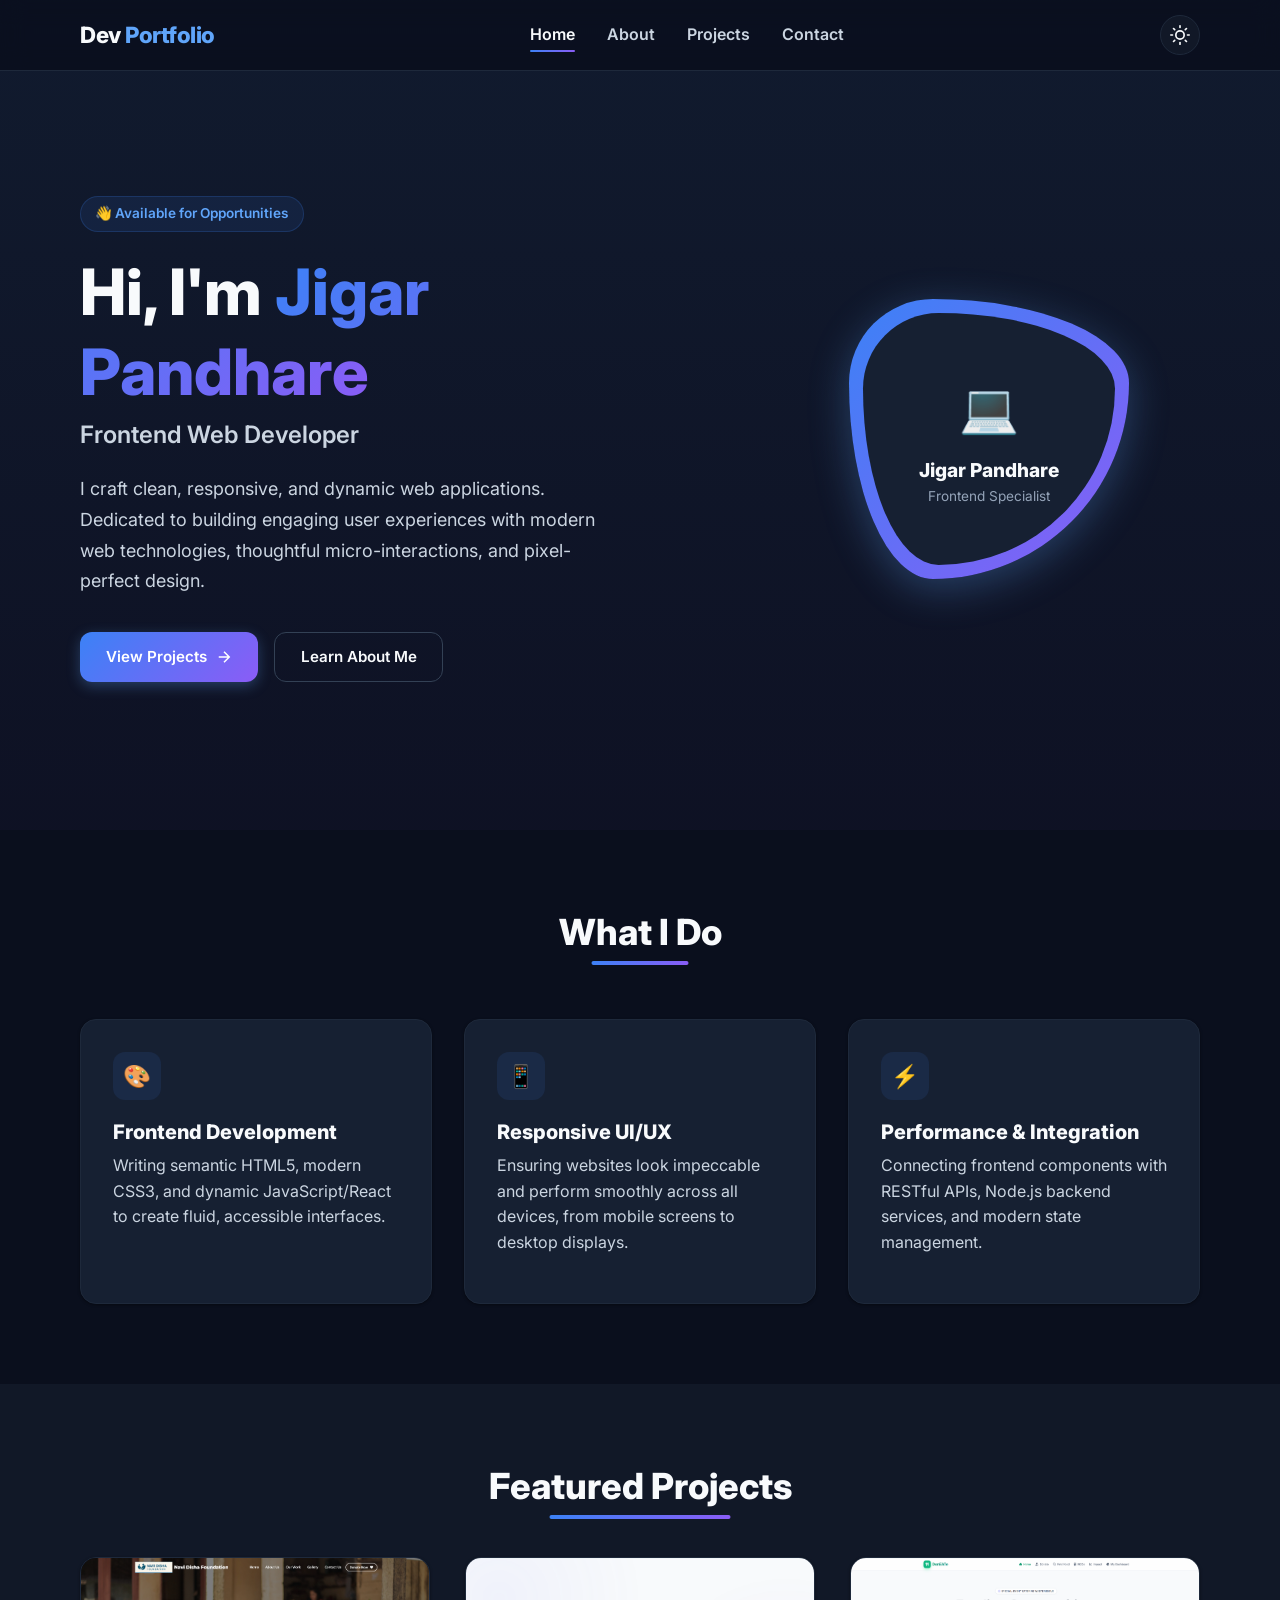
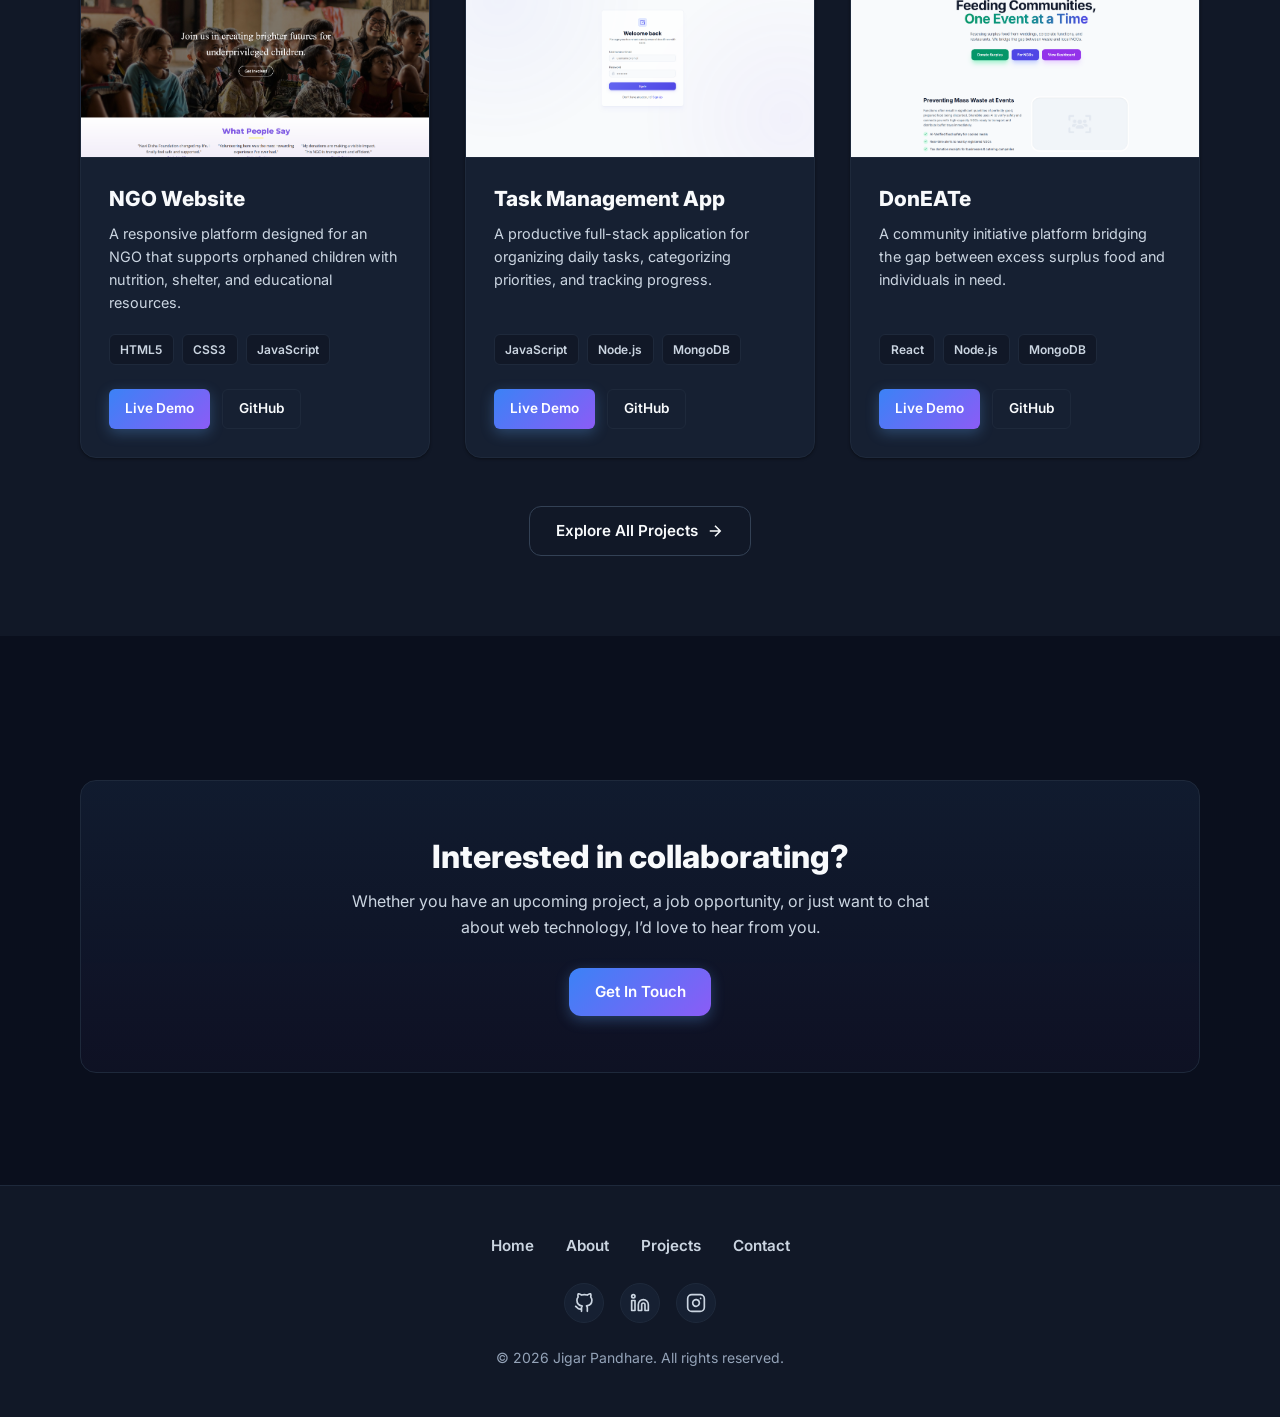
<file: index.html>
<!DOCTYPE html>
<html lang="en" data-theme="dark">

<head>
    <meta charset="UTF-8">
    <meta name="viewport" content="width=device-width, initial-scale=1.0">
    <title>Jigar Pandhare | Frontend Developer Portfolio</title>
    <meta name="description" content="Professional portfolio of Jigar Pandhare, a passionate Frontend Web Developer crafting modern digital experiences.">
    <link rel="stylesheet" href="css/style.css">
    <link rel="preconnect" href="https://fonts.googleapis.com">
    <link rel="preconnect" href="https://fonts.gstatic.com" crossorigin>
    <link href="https://fonts.googleapis.com/css2?family=Inter:wght@300;400;500;600;700;800&display=swap" rel="stylesheet">
    <script src="js/script.js" defer></script>
</head>

<body>
    <!-- Navigation Bar -->
    <header class="navbar">
        <div class="container nav-container">
            <a href="index.html" class="logo">Dev<span>Portfolio</span></a>
            <nav>
                <ul class="nav-links">
                    <li><a href="index.html" class="active">Home</a></li>
                    <li><a href="about.html">About</a></li>
                    <li><a href="projects.html">Projects</a></li>
                    <li><a href="contact.html">Contact</a></li>
                </ul>
            </nav>
            <div class="nav-right">
                <button id="theme-toggle" class="theme-toggle" aria-label="Toggle Dark/Light Mode">
                    <svg class="sun-icon" xmlns="http://www.w3.org/2000/svg" width="20" height="20" viewBox="0 0 24 24"
                        fill="none" stroke="currentColor" stroke-width="2" stroke-linecap="round" stroke-linejoin="round">
                        <circle cx="12" cy="12" r="5"></circle>
                        <line x1="12" y1="1" x2="12" y2="3"></line>
                        <line x1="12" y1="21" x2="12" y2="23"></line>
                        <line x1="4.22" y1="4.22" x2="5.64" y2="5.64"></line>
                        <line x1="18.36" y1="18.36" x2="19.78" y2="19.78"></line>
                        <line x1="1" y1="12" x2="3" y2="12"></line>
                        <line x1="21" y1="12" x2="23" y2="12"></line>
                        <line x1="4.22" y1="19.78" x2="5.64" y2="18.36"></line>
                        <line x1="18.36" y1="5.64" x2="19.78" y2="4.22"></line>
                    </svg>
                    <svg class="moon-icon" xmlns="http://www.w3.org/2000/svg" width="20" height="20" viewBox="0 0 24 24"
                        fill="none" stroke="currentColor" stroke-width="2" stroke-linecap="round" stroke-linejoin="round"
                        style="display: none;">
                        <path d="M21 12.79A9 9 0 1 1 11.21 3 7 7 0 0 0 21 12.79z"></path>
                    </svg>
                </button>
                <button class="hamburger" aria-label="Toggle Menu">
                    <span></span>
                    <span></span>
                    <span></span>
                </button>
            </div>
        </div>
    </header>

    <main>
        <!-- Hero Section -->
        <section class="hero">
            <div class="container">
                <div class="hero-content reveal">
                    <div class="hero-badge">
                        <span>👋 Available for Opportunities</span>
                    </div>
                    <h1 class="hero-title">Hi, I'm <span class="highlight">Jigar Pandhare</span></h1>
                    <h2 class="hero-subtitle">Frontend Web Developer</h2>
                    <p class="hero-desc">
                        I craft clean, responsive, and dynamic web applications. Dedicated to building engaging user experiences with modern web technologies, thoughtful micro-interactions, and pixel-perfect design.
                    </p>
                    <div class="hero-actions">
                        <a href="projects.html" class="btn btn-primary">
                            <span>View Projects</span>
                            <svg width="18" height="18" viewBox="0 0 24 24" fill="none" stroke="currentColor" stroke-width="2"><path d="M5 12h14M12 5l7 7-7 7"/></svg>
                        </a>
                        <a href="about.html" class="btn btn-secondary">Learn About Me</a>
                    </div>
                </div>
                <div class="hero-visual reveal">
                    <div class="hero-avatar-card">
                        <div class="hero-avatar-inner">
                            <div class="hero-avatar-icon">💻</div>
                            <div class="hero-avatar-name">Jigar Pandhare</div>
                            <div class="hero-avatar-role">Frontend Specialist</div>
                        </div>
                    </div>
                </div>
            </div>
        </section>

        <!-- Highlights Section -->
        <section class="section">
            <div class="container">
                <h2 class="section-title">What I Do</h2>
                <div class="highlights-grid">
                    <div class="highlight-card reveal">
                        <div class="highlight-icon">🎨</div>
                        <h3>Frontend Development</h3>
                        <p>Writing semantic HTML5, modern CSS3, and dynamic JavaScript/React to create fluid, accessible interfaces.</p>
                    </div>
                    <div class="highlight-card reveal">
                        <div class="highlight-icon">📱</div>
                        <h3>Responsive UI/UX</h3>
                        <p>Ensuring websites look impeccable and perform smoothly across all devices, from mobile screens to desktop displays.</p>
                    </div>
                    <div class="highlight-card reveal">
                        <div class="highlight-icon">⚡</div>
                        <h3>Performance & Integration</h3>
                        <p>Connecting frontend components with RESTful APIs, Node.js backend services, and modern state management.</p>
                    </div>
                </div>
            </div>
        </section>

        <!-- Featured Projects Preview -->
        <section class="section" style="background-color: var(--bg-secondary);">
            <div class="container">
                <h2 class="section-title">Featured Projects</h2>
                <div class="projects-grid">
                    <!-- Project 1 -->
                    <div class="project-card reveal" data-category="frontend">
                        <div class="project-img-wrapper">
                            <img src="assets/images/ngo-website.png" alt="NGO Website Preview">
                        </div>
                        <div class="project-info">
                            <h3 class="project-title">NGO Website</h3>
                            <p class="project-desc">A responsive platform designed for an NGO that supports orphaned children with nutrition, shelter, and educational resources.</p>
                            <div class="project-tech">
                                <span>HTML5</span>
                                <span>CSS3</span>
                                <span>JavaScript</span>
                            </div>
                            <div class="project-links">
                                <a href="https://jigarpandhare25.github.io/NGO-Website/" target="_blank" rel="noopener noreferrer" class="btn btn-small btn-primary">Live Demo</a>
                                <a href="https://github.com/jigarpandhare25/NGO-Website/" target="_blank" rel="noopener noreferrer" class="btn btn-small btn-outline">GitHub</a>
                            </div>
                        </div>
                    </div>

                    <!-- Project 2 -->
                    <div class="project-card reveal" data-category="fullstack">
                        <div class="project-img-wrapper">
                            <img src="assets/images/task-manager.png" alt="Task Management App Preview">
                        </div>
                        <div class="project-info">
                            <h3 class="project-title">Task Management App</h3>
                            <p class="project-desc">A productive full-stack application for organizing daily tasks, categorizing priorities, and tracking progress.</p>
                            <div class="project-tech">
                                <span>JavaScript</span>
                                <span>Node.js</span>
                                <span>MongoDB</span>
                            </div>
                            <div class="project-links">
                                <a href="https://jigarpandhare25.github.io/task_manager_updated/" target="_blank" rel="noopener noreferrer" class="btn btn-small btn-primary">Live Demo</a>
                                <a href="https://github.com/jigarpandhare25/task_manager_updated/" target="_blank" rel="noopener noreferrer" class="btn btn-small btn-outline">GitHub</a>
                            </div>
                        </div>
                    </div>

                    <!-- Project 3 -->
                    <div class="project-card reveal" data-category="frontend">
                        <div class="project-img-wrapper">
                            <img src="assets/images/doneate.png" alt="DonEATe Project Preview">
                        </div>
                        <div class="project-info">
                            <h3 class="project-title">DonEATe</h3>
                            <p class="project-desc">A community initiative platform bridging the gap between excess surplus food and individuals in need.</p>
                            <div class="project-tech">
                                <span>React</span>
                                <span>Node.js</span>
                                <span>MongoDB</span>
                            </div>
                            <div class="project-links">
                                <a href="https://jigarpandhare25.github.io/DonEATe/" target="_blank" rel="noopener noreferrer" class="btn btn-small btn-primary">Live Demo</a>
                                <a href="https://github.com/jigarpandhare25/DonEATe/" target="_blank" rel="noopener noreferrer" class="btn btn-small btn-outline">GitHub</a>
                            </div>
                        </div>
                    </div>
                </div>

                <div style="text-align: center; margin-top: 3rem;" class="reveal">
                    <a href="projects.html" class="btn btn-secondary">
                        <span>Explore All Projects</span>
                        <svg width="18" height="18" viewBox="0 0 24 24" fill="none" stroke="currentColor" stroke-width="2"><path d="M5 12h14M12 5l7 7-7 7"/></svg>
                    </a>
                </div>
            </div>
        </section>

        <!-- CTA Section -->
        <section class="section">
            <div class="container">
                <div class="cta-banner reveal">
                    <h2>Interested in collaborating?</h2>
                    <p>Whether you have an upcoming project, a job opportunity, or just want to chat about web technology, I’d love to hear from you.</p>
                    <a href="contact.html" class="btn btn-primary">Get In Touch</a>
                </div>
            </div>
        </section>
    </main>

    <!-- Footer -->
    <footer>
        <div class="container footer-content">
            <div class="footer-links">
                <a href="index.html">Home</a>
                <a href="about.html">About</a>
                <a href="projects.html">Projects</a>
                <a href="contact.html">Contact</a>
            </div>
            <div class="social-links">
                <a href="https://github.com/jigarpandhare25" target="_blank" rel="noopener noreferrer" class="social-btn" aria-label="GitHub">
                    <svg width="20" height="20" viewBox="0 0 24 24" fill="none" stroke="currentColor" stroke-width="2" stroke-linecap="round" stroke-linejoin="round"><path d="M9 19c-5 1.5-5-2.5-7-3m14 6v-3.87a3.37 3.37 0 0 0-.94-2.61c3.14-.35 6.44-1.54 6.44-7A5.44 5.44 0 0 0 20 4.77 5.07 5.07 0 0 0 19.91 1S18.73.65 16 2.48a13.38 13.38 0 0 0-7 0C6.27.65 5.09 1 5.09 1A5.07 5.07 0 0 0 5 4.77a5.44 5.44 0 0 0-1.5 3.78c0 5.42 3.3 6.61 6.44 7A3.37 3.37 0 0 0 9 18.13V22"></path></svg>
                </a>
                <a href="https://www.linkedin.com/in/jigar-pandhare-74bb83329/" target="_blank" rel="noopener noreferrer" class="social-btn" aria-label="LinkedIn">
                    <svg width="20" height="20" viewBox="0 0 24 24" fill="none" stroke="currentColor" stroke-width="2" stroke-linecap="round" stroke-linejoin="round"><path d="M16 8a6 6 0 0 1 6 6v7h-4v-7a2 2 0 0 0-2-2 2 2 0 0 0-2 2v7h-4v-7a6 6 0 0 1 6-6z"></path><rect x="2" y="9" width="4" height="12"></rect><circle cx="4" cy="4" r="2"></circle></svg>
                </a>
                <a href="https://www.instagram.com/_.jigarrr._25/" target="_blank" rel="noopener noreferrer" class="social-btn" aria-label="Instagram">
                    <svg width="20" height="20" viewBox="0 0 24 24" fill="none" stroke="currentColor" stroke-width="2" stroke-linecap="round" stroke-linejoin="round"><rect x="2" y="2" width="20" height="20" rx="5" ry="5"></rect><path d="M16 11.37A4 4 0 1 1 12.63 8 4 4 0 0 1 16 11.37z"></path><line x1="17.5" y1="6.5" x2="17.51" y2="6.5"></line></svg>
                </a>
            </div>
            <p class="copyright">&copy; <span id="year"></span> Jigar Pandhare. All rights reserved.</p>
        </div>
    </footer>
</body>

</html>
</file>
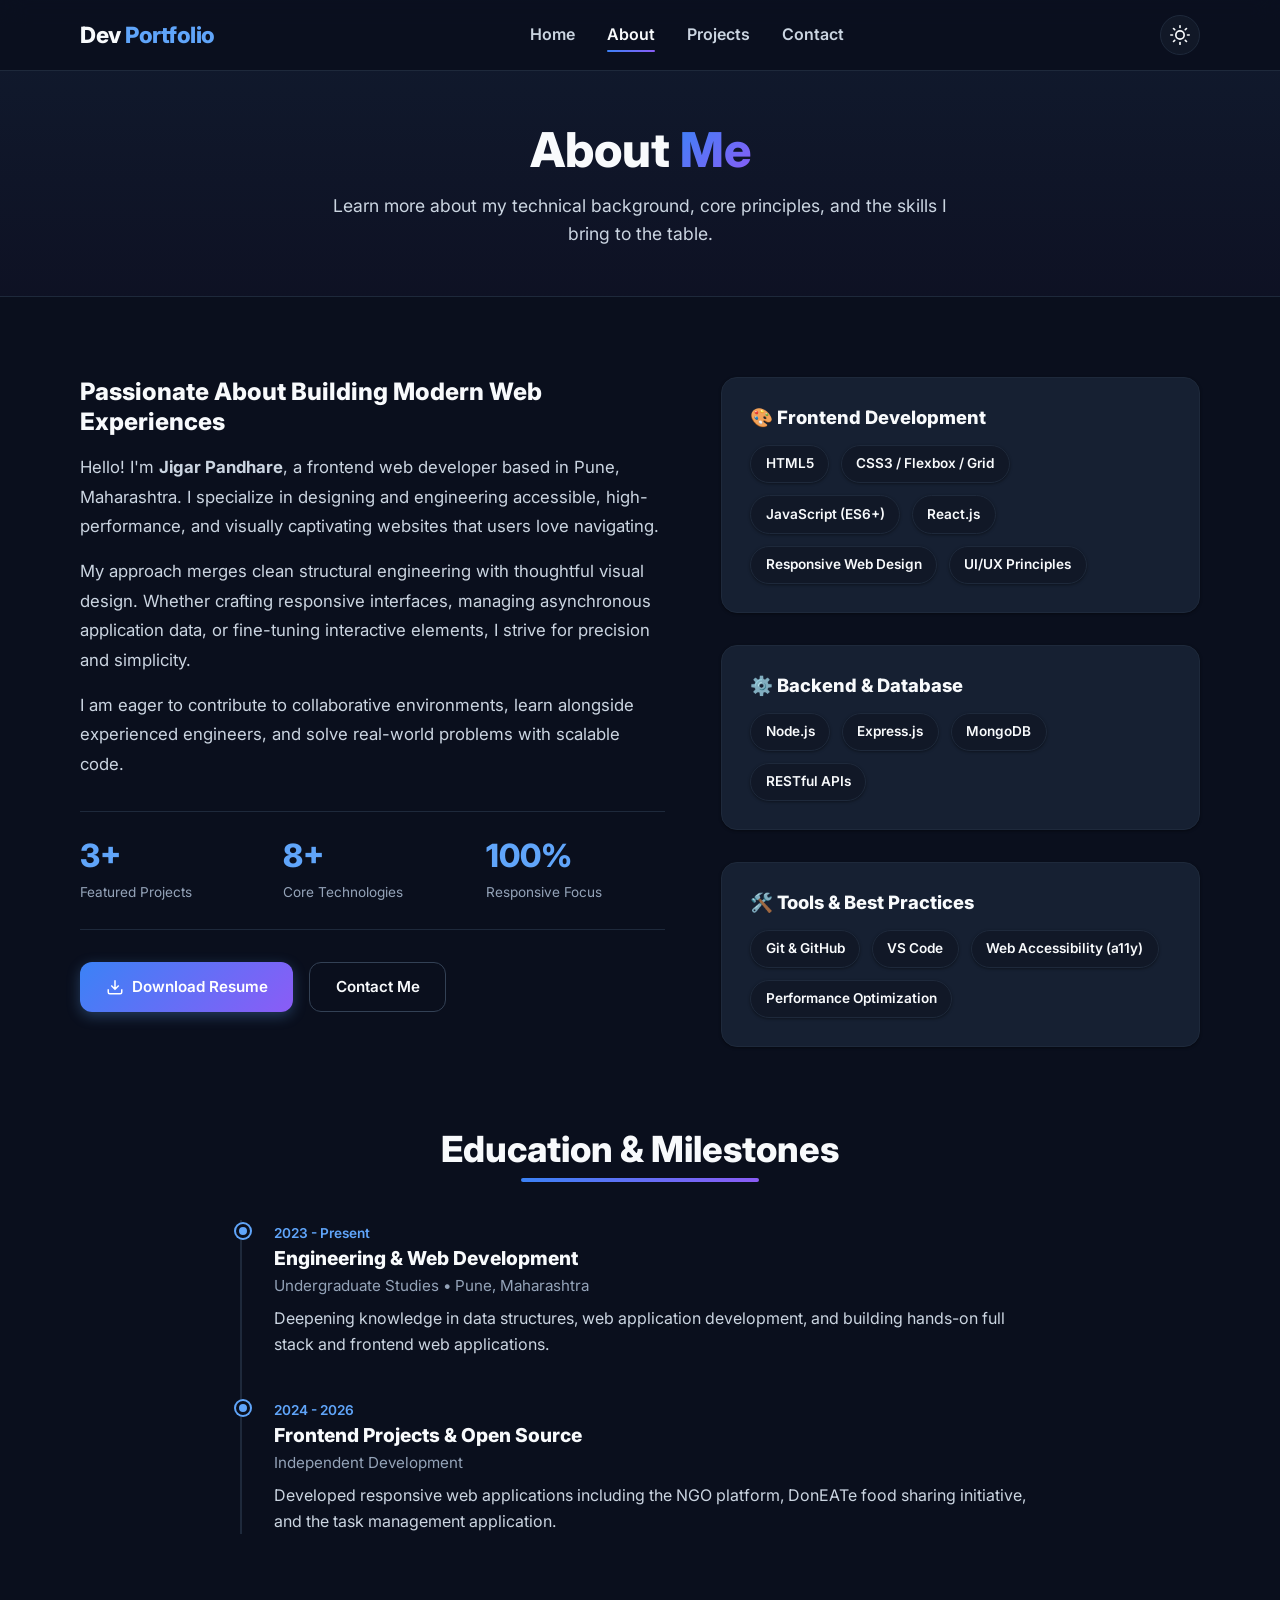
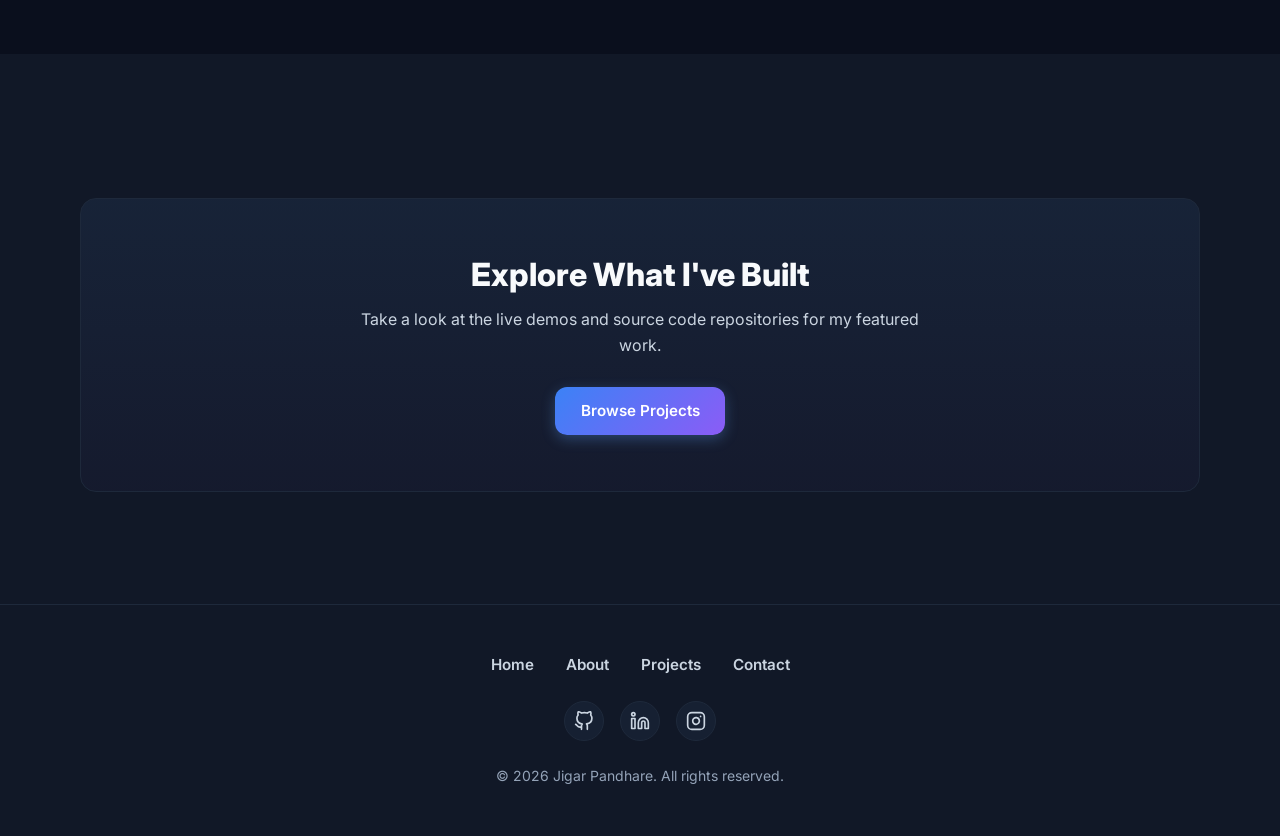
<file: about.html>
<!DOCTYPE html>
<html lang="en" data-theme="dark">

<head>
    <meta charset="UTF-8">
    <meta name="viewport" content="width=device-width, initial-scale=1.0">
    <title>About Me | Jigar Pandhare</title>
    <meta name="description" content="Discover more about Jigar Pandhare, frontend web developer, technical skills, background, and experience.">
    <link rel="stylesheet" href="css/style.css">
    <link rel="preconnect" href="https://fonts.googleapis.com">
    <link rel="preconnect" href="https://fonts.gstatic.com" crossorigin>
    <link href="https://fonts.googleapis.com/css2?family=Inter:wght@300;400;500;600;700;800&display=swap" rel="stylesheet">
    <script src="js/script.js" defer></script>
</head>

<body>
    <!-- Navigation Bar -->
    <header class="navbar">
        <div class="container nav-container">
            <a href="index.html" class="logo">Dev<span>Portfolio</span></a>
            <nav>
                <ul class="nav-links">
                    <li><a href="index.html">Home</a></li>
                    <li><a href="about.html" class="active">About</a></li>
                    <li><a href="projects.html">Projects</a></li>
                    <li><a href="contact.html">Contact</a></li>
                </ul>
            </nav>
            <div class="nav-right">
                <button id="theme-toggle" class="theme-toggle" aria-label="Toggle Dark/Light Mode">
                    <svg class="sun-icon" xmlns="http://www.w3.org/2000/svg" width="20" height="20" viewBox="0 0 24 24"
                        fill="none" stroke="currentColor" stroke-width="2" stroke-linecap="round" stroke-linejoin="round">
                        <circle cx="12" cy="12" r="5"></circle>
                        <line x1="12" y1="1" x2="12" y2="3"></line>
                        <line x1="12" y1="21" x2="12" y2="23"></line>
                        <line x1="4.22" y1="4.22" x2="5.64" y2="5.64"></line>
                        <line x1="18.36" y1="18.36" x2="19.78" y2="19.78"></line>
                        <line x1="1" y1="12" x2="3" y2="12"></line>
                        <line x1="21" y1="12" x2="23" y2="12"></line>
                        <line x1="4.22" y1="19.78" x2="5.64" y2="18.36"></line>
                        <line x1="18.36" y1="5.64" x2="19.78" y2="4.22"></line>
                    </svg>
                    <svg class="moon-icon" xmlns="http://www.w3.org/2000/svg" width="20" height="20" viewBox="0 0 24 24"
                        fill="none" stroke="currentColor" stroke-width="2" stroke-linecap="round" stroke-linejoin="round"
                        style="display: none;">
                        <path d="M21 12.79A9 9 0 1 1 11.21 3 7 7 0 0 0 21 12.79z"></path>
                    </svg>
                </button>
                <button class="hamburger" aria-label="Toggle Menu">
                    <span></span>
                    <span></span>
                    <span></span>
                </button>
            </div>
        </div>
    </header>

    <main>
        <!-- Page Header -->
        <header class="page-header">
            <div class="container reveal">
                <h1 class="page-title">About <span class="highlight">Me</span></h1>
                <p class="page-subtitle">Learn more about my technical background, core principles, and the skills I bring to the table.</p>
            </div>
        </header>

        <!-- Main About Content -->
        <section class="section">
            <div class="container">
                <div class="about-grid">
                    <div class="about-text reveal">
                        <h3>Passionate About Building Modern Web Experiences</h3>
                        <p>
                            Hello! I'm <strong>Jigar Pandhare</strong>, a frontend web developer based in Pune, Maharashtra. I specialize in designing and engineering accessible, high-performance, and visually captivating websites that users love navigating.
                        </p>
                        <p>
                            My approach merges clean structural engineering with thoughtful visual design. Whether crafting responsive interfaces, managing asynchronous application data, or fine-tuning interactive elements, I strive for precision and simplicity.
                        </p>
                        <p>
                            I am eager to contribute to collaborative environments, learn alongside experienced engineers, and solve real-world problems with scalable code.
                        </p>

                        <div class="about-stats">
                            <div class="stat-item">
                                <h4>3+</h4>
                                <span>Featured Projects</span>
                            </div>
                            <div class="stat-item">
                                <h4>8+</h4>
                                <span>Core Technologies</span>
                            </div>
                            <div class="stat-item">
                                <h4>100%</h4>
                                <span>Responsive Focus</span>
                            </div>
                        </div>

                        <div style="display: flex; gap: 1rem; flex-wrap: wrap;">
                            <a href="https://drive.google.com/file/d/1JEJuZ-dbB-IAQYMxXFcYIGZk_2DoCgCa/view?usp=sharing" target="_blank" rel="noopener noreferrer" class="btn btn-primary">
                                <svg width="18" height="18" viewBox="0 0 24 24" fill="none" stroke="currentColor" stroke-width="2"><path d="M21 15v4a2 2 0 0 1-2 2H5a2 2 0 0 1-2-2v-4M7 10l5 5 5-5M12 15V3"/></svg>
                                <span>Download Resume</span>
                            </a>
                            <a href="contact.html" class="btn btn-secondary">Contact Me</a>
                        </div>
                    </div>

                    <!-- Categorized Skills -->
                    <div class="skills-wrapper reveal">
                        <div class="skills-category">
                            <h4>🎨 Frontend Development</h4>
                            <div class="skills-tags">
                                <span class="skill-tag">HTML5</span>
                                <span class="skill-tag">CSS3 / Flexbox / Grid</span>
                                <span class="skill-tag">JavaScript (ES6+)</span>
                                <span class="skill-tag">React.js</span>
                                <span class="skill-tag">Responsive Web Design</span>
                                <span class="skill-tag">UI/UX Principles</span>
                            </div>
                        </div>

                        <div class="skills-category">
                            <h4>⚙️ Backend & Database</h4>
                            <div class="skills-tags">
                                <span class="skill-tag">Node.js</span>
                                <span class="skill-tag">Express.js</span>
                                <span class="skill-tag">MongoDB</span>
                                <span class="skill-tag">RESTful APIs</span>
                            </div>
                        </div>

                        <div class="skills-category">
                            <h4>🛠️ Tools & Best Practices</h4>
                            <div class="skills-tags">
                                <span class="skill-tag">Git & GitHub</span>
                                <span class="skill-tag">VS Code</span>
                                <span class="skill-tag">Web Accessibility (a11y)</span>
                                <span class="skill-tag">Performance Optimization</span>
                            </div>
                        </div>
                    </div>
                </div>

                <!-- Education & Journey Timeline -->
                <div class="timeline-section reveal">
                    <h2 class="section-title">Education & Milestones</h2>
                    <div class="timeline">
                        <div class="timeline-item">
                            <span class="timeline-date">2023 - Present</span>
                            <h4>Engineering & Web Development</h4>
                            <p class="timeline-sub">Undergraduate Studies • Pune, Maharashtra</p>
                            <p>Deepening knowledge in data structures, web application development, and building hands-on full stack and frontend web applications.</p>
                        </div>
                        <div class="timeline-item">
                            <span class="timeline-date">2024 - 2026</span>
                            <h4>Frontend Projects & Open Source</h4>
                            <p class="timeline-sub">Independent Development</p>
                            <p>Developed responsive web applications including the NGO platform, DonEATe food sharing initiative, and the task management application.</p>
                        </div>
                    </div>
                </div>
            </div>
        </section>

        <!-- CTA Section -->
        <section class="section" style="background-color: var(--bg-secondary);">
            <div class="container">
                <div class="cta-banner reveal">
                    <h2>Explore What I've Built</h2>
                    <p>Take a look at the live demos and source code repositories for my featured work.</p>
                    <a href="projects.html" class="btn btn-primary">Browse Projects</a>
                </div>
            </div>
        </section>
    </main>

    <!-- Footer -->
    <footer>
        <div class="container footer-content">
            <div class="footer-links">
                <a href="index.html">Home</a>
                <a href="about.html">About</a>
                <a href="projects.html">Projects</a>
                <a href="contact.html">Contact</a>
            </div>
            <div class="social-links">
                <a href="https://github.com/jigarpandhare25" target="_blank" rel="noopener noreferrer" class="social-btn" aria-label="GitHub">
                    <svg width="20" height="20" viewBox="0 0 24 24" fill="none" stroke="currentColor" stroke-width="2" stroke-linecap="round" stroke-linejoin="round"><path d="M9 19c-5 1.5-5-2.5-7-3m14 6v-3.87a3.37 3.37 0 0 0-.94-2.61c3.14-.35 6.44-1.54 6.44-7A5.44 5.44 0 0 0 20 4.77 5.07 5.07 0 0 0 19.91 1S18.73.65 16 2.48a13.38 13.38 0 0 0-7 0C6.27.65 5.09 1 5.09 1A5.07 5.07 0 0 0 5 4.77a5.44 5.44 0 0 0-1.5 3.78c0 5.42 3.3 6.61 6.44 7A3.37 3.37 0 0 0 9 18.13V22"></path></svg>
                </a>
                <a href="https://www.linkedin.com/in/jigar-pandhare-74bb83329/" target="_blank" rel="noopener noreferrer" class="social-btn" aria-label="LinkedIn">
                    <svg width="20" height="20" viewBox="0 0 24 24" fill="none" stroke="currentColor" stroke-width="2" stroke-linecap="round" stroke-linejoin="round"><path d="M16 8a6 6 0 0 1 6 6v7h-4v-7a2 2 0 0 0-2-2 2 2 0 0 0-2 2v7h-4v-7a6 6 0 0 1 6-6z"></path><rect x="2" y="9" width="4" height="12"></rect><circle cx="4" cy="4" r="2"></circle></svg>
                </a>
                <a href="https://www.instagram.com/_.jigarrr._25/" target="_blank" rel="noopener noreferrer" class="social-btn" aria-label="Instagram">
                    <svg width="20" height="20" viewBox="0 0 24 24" fill="none" stroke="currentColor" stroke-width="2" stroke-linecap="round" stroke-linejoin="round"><rect x="2" y="2" width="20" height="20" rx="5" ry="5"></rect><path d="M16 11.37A4 4 0 1 1 12.63 8 4 4 0 0 1 16 11.37z"></path><line x1="17.5" y1="6.5" x2="17.51" y2="6.5"></line></svg>
                </a>
            </div>
            <p class="copyright">&copy; <span id="year"></span> Jigar Pandhare. All rights reserved.</p>
        </div>
    </footer>
</body>

</html>
</file>
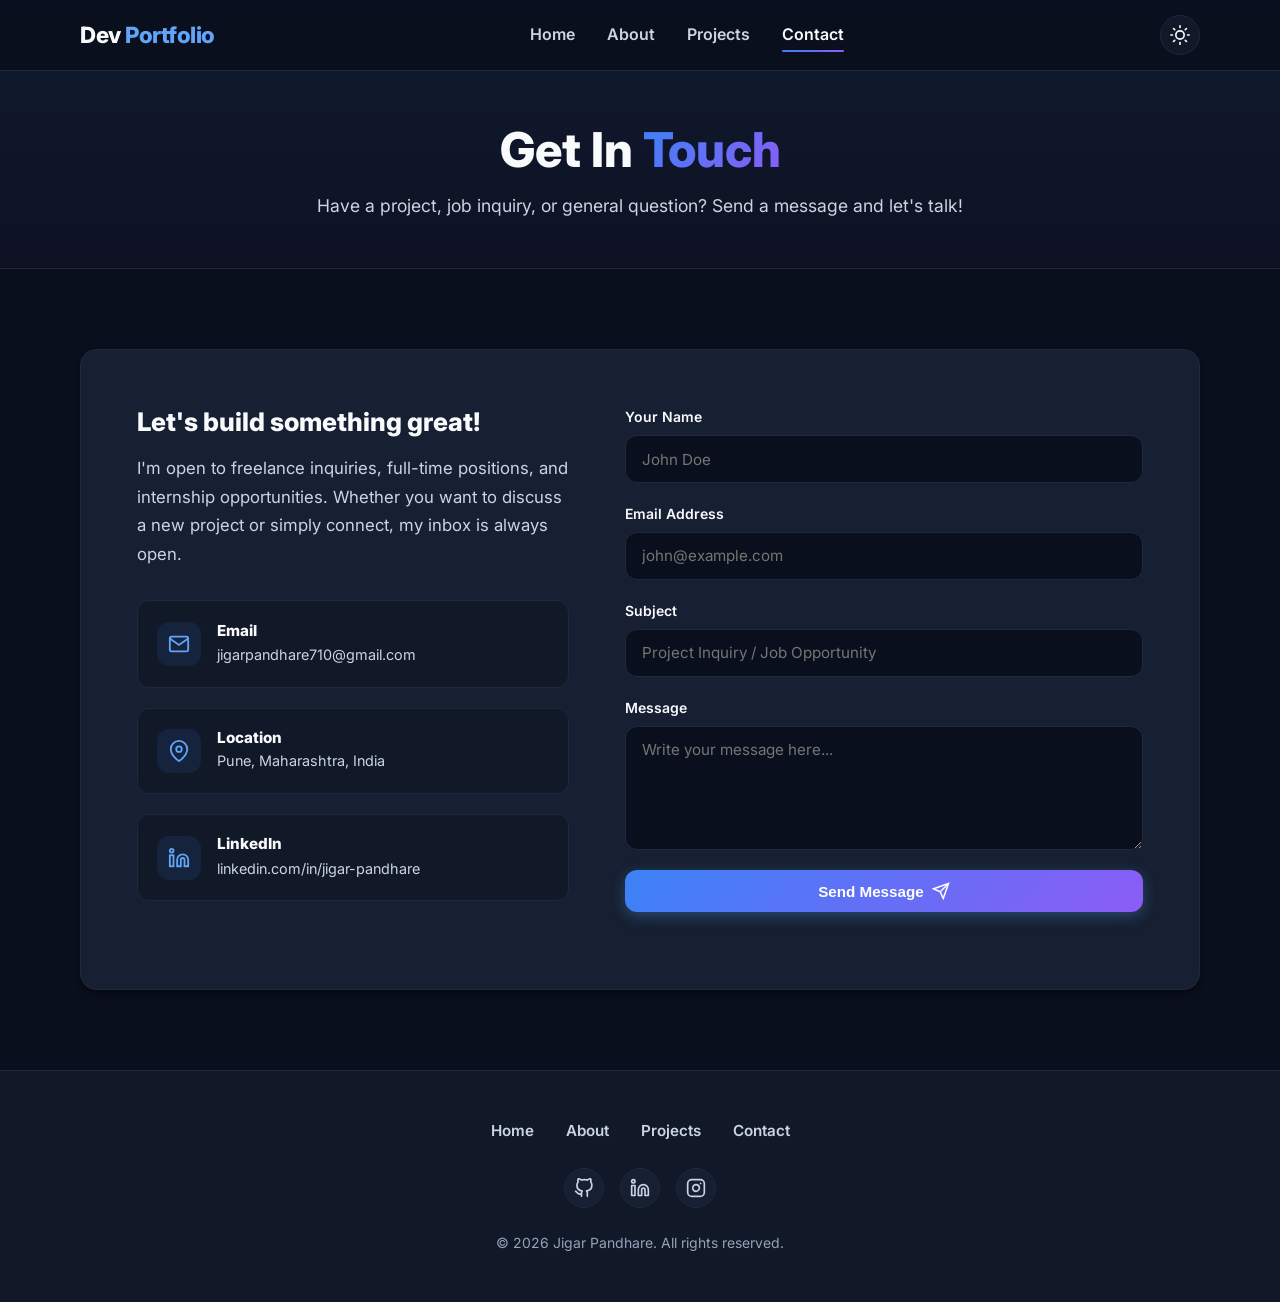
<file: contact.html>
<!DOCTYPE html>
<html lang="en" data-theme="dark">

<head>
    <meta charset="UTF-8">
    <meta name="viewport" content="width=device-width, initial-scale=1.0">
    <title>Contact Me | Jigar Pandhare</title>
    <meta name="description" content="Get in touch with Jigar Pandhare for web development projects, inquiries, and collaborations.">
    <link rel="stylesheet" href="css/style.css">
    <link rel="preconnect" href="https://fonts.googleapis.com">
    <link rel="preconnect" href="https://fonts.gstatic.com" crossorigin>
    <link href="https://fonts.googleapis.com/css2?family=Inter:wght@300;400;500;600;700;800&display=swap" rel="stylesheet">
    <script src="js/script.js" defer></script>
</head>

<body>
    <!-- Navigation Bar -->
    <header class="navbar">
        <div class="container nav-container">
            <a href="index.html" class="logo">Dev<span>Portfolio</span></a>
            <nav>
                <ul class="nav-links">
                    <li><a href="index.html">Home</a></li>
                    <li><a href="about.html">About</a></li>
                    <li><a href="projects.html">Projects</a></li>
                    <li><a href="contact.html" class="active">Contact</a></li>
                </ul>
            </nav>
            <div class="nav-right">
                <button id="theme-toggle" class="theme-toggle" aria-label="Toggle Dark/Light Mode">
                    <svg class="sun-icon" xmlns="http://www.w3.org/2000/svg" width="20" height="20" viewBox="0 0 24 24"
                        fill="none" stroke="currentColor" stroke-width="2" stroke-linecap="round" stroke-linejoin="round">
                        <circle cx="12" cy="12" r="5"></circle>
                        <line x1="12" y1="1" x2="12" y2="3"></line>
                        <line x1="12" y1="21" x2="12" y2="23"></line>
                        <line x1="4.22" y1="4.22" x2="5.64" y2="5.64"></line>
                        <line x1="18.36" y1="18.36" x2="19.78" y2="19.78"></line>
                        <line x1="1" y1="12" x2="3" y2="12"></line>
                        <line x1="21" y1="12" x2="23" y2="12"></line>
                        <line x1="4.22" y1="19.78" x2="5.64" y2="18.36"></line>
                        <line x1="18.36" y1="5.64" x2="19.78" y2="4.22"></line>
                    </svg>
                    <svg class="moon-icon" xmlns="http://www.w3.org/2000/svg" width="20" height="20" viewBox="0 0 24 24"
                        fill="none" stroke="currentColor" stroke-width="2" stroke-linecap="round" stroke-linejoin="round"
                        style="display: none;">
                        <path d="M21 12.79A9 9 0 1 1 11.21 3 7 7 0 0 0 21 12.79z"></path>
                    </svg>
                </button>
                <button class="hamburger" aria-label="Toggle Menu">
                    <span></span>
                    <span></span>
                    <span></span>
                </button>
            </div>
        </div>
    </header>

    <main>
        <!-- Page Header -->
        <header class="page-header">
            <div class="container reveal">
                <h1 class="page-title">Get In <span class="highlight">Touch</span></h1>
                <p class="page-subtitle">Have a project, job inquiry, or general question? Send a message and let's talk!</p>
            </div>
        </header>

        <!-- Contact Section -->
        <section class="section">
            <div class="container">
                <div class="contact-wrapper reveal">
                    <!-- Contact Info -->
                    <div class="contact-info">
                        <h3>Let's build something great!</h3>
                        <p>
                            I'm open to freelance inquiries, full-time positions, and internship opportunities. Whether you want to discuss a new project or simply connect, my inbox is always open.
                        </p>

                        <div class="contact-cards">
                            <div class="contact-card">
                                <div class="contact-card-icon">
                                    <svg width="22" height="22" viewBox="0 0 24 24" fill="none" stroke="currentColor" stroke-width="2"><path d="M4 4h16c1.1 0 2 .9 2 2v12c0 1.1-.9 2-2 2H4c-1.1 0-2-.9-2-2V6c0-1.1.9-2 2-2z"/><polyline points="22,6 12,13 2,6"/></svg>
                                </div>
                                <div class="contact-card-text">
                                    <h4>Email</h4>
                                    <a href="mailto:jigarpandhare710@gmail.com">jigarpandhare710@gmail.com</a>
                                </div>
                            </div>

                            <div class="contact-card">
                                <div class="contact-card-icon">
                                    <svg width="22" height="22" viewBox="0 0 24 24" fill="none" stroke="currentColor" stroke-width="2"><path d="M21 10c0 7-9 13-9 13s-9-6-9-13a9 9 0 0 1 18 0z"/><circle cx="12" cy="10" r="3"/></svg>
                                </div>
                                <div class="contact-card-text">
                                    <h4>Location</h4>
                                    <p>Pune, Maharashtra, India</p>
                                </div>
                            </div>

                            <div class="contact-card">
                                <div class="contact-card-icon">
                                    <svg width="22" height="22" viewBox="0 0 24 24" fill="none" stroke="currentColor" stroke-width="2"><path d="M16 8a6 6 0 0 1 6 6v7h-4v-7a2 2 0 0 0-2-2 2 2 0 0 0-2 2v7h-4v-7a6 6 0 0 1 6-6z"/><rect x="2" y="9" width="4" height="12"/><circle cx="4" cy="4" r="2"/></svg>
                                </div>
                                <div class="contact-card-text">
                                    <h4>LinkedIn</h4>
                                    <a href="https://www.linkedin.com/in/jigar-pandhare-74bb83329/" target="_blank" rel="noopener noreferrer">linkedin.com/in/jigar-pandhare</a>
                                </div>
                            </div>
                        </div>
                    </div>

                    <!-- Contact Form -->
                    <div>
                        <form class="contact-form" id="contact-form">
                            <div class="form-group">
                                <label for="name">Your Name</label>
                                <input type="text" id="name" name="name" required placeholder="John Doe">
                            </div>

                            <div class="form-group">
                                <label for="email">Email Address</label>
                                <input type="email" id="email" name="email" required placeholder="john@example.com">
                            </div>

                            <div class="form-group">
                                <label for="subject">Subject</label>
                                <input type="text" id="subject" name="subject" required placeholder="Project Inquiry / Job Opportunity">
                            </div>

                            <div class="form-group">
                                <label for="message">Message</label>
                                <textarea id="message" name="message" rows="5" required placeholder="Write your message here..."></textarea>
                            </div>

                            <div id="form-status" class="form-status"></div>

                            <button type="submit" class="btn btn-primary" style="width: 100%;">
                                <span>Send Message</span>
                                <svg width="18" height="18" viewBox="0 0 24 24" fill="none" stroke="currentColor" stroke-width="2"><line x1="22" y1="2" x2="11" y2="13"/><polygon points="22 2 15 22 11 13 2 9 22 2"/></svg>
                            </button>
                        </form>
                    </div>
                </div>
            </div>
        </section>
    </main>

    <!-- Footer -->
    <footer>
        <div class="container footer-content">
            <div class="footer-links">
                <a href="index.html">Home</a>
                <a href="about.html">About</a>
                <a href="projects.html">Projects</a>
                <a href="contact.html">Contact</a>
            </div>
            <div class="social-links">
                <a href="https://github.com/jigarpandhare25" target="_blank" rel="noopener noreferrer" class="social-btn" aria-label="GitHub">
                    <svg width="20" height="20" viewBox="0 0 24 24" fill="none" stroke="currentColor" stroke-width="2" stroke-linecap="round" stroke-linejoin="round"><path d="M9 19c-5 1.5-5-2.5-7-3m14 6v-3.87a3.37 3.37 0 0 0-.94-2.61c3.14-.35 6.44-1.54 6.44-7A5.44 5.44 0 0 0 20 4.77 5.07 5.07 0 0 0 19.91 1S18.73.65 16 2.48a13.38 13.38 0 0 0-7 0C6.27.65 5.09 1 5.09 1A5.07 5.07 0 0 0 5 4.77a5.44 5.44 0 0 0-1.5 3.78c0 5.42 3.3 6.61 6.44 7A3.37 3.37 0 0 0 9 18.13V22"></path></svg>
                </a>
                <a href="https://www.linkedin.com/in/jigar-pandhare-74bb83329/" target="_blank" rel="noopener noreferrer" class="social-btn" aria-label="LinkedIn">
                    <svg width="20" height="20" viewBox="0 0 24 24" fill="none" stroke="currentColor" stroke-width="2" stroke-linecap="round" stroke-linejoin="round"><path d="M16 8a6 6 0 0 1 6 6v7h-4v-7a2 2 0 0 0-2-2 2 2 0 0 0-2 2v7h-4v-7a6 6 0 0 1 6-6z"></path><rect x="2" y="9" width="4" height="12"></rect><circle cx="4" cy="4" r="2"></circle></svg>
                </a>
                <a href="https://www.instagram.com/_.jigarrr._25/" target="_blank" rel="noopener noreferrer" class="social-btn" aria-label="Instagram">
                    <svg width="20" height="20" viewBox="0 0 24 24" fill="none" stroke="currentColor" stroke-width="2" stroke-linecap="round" stroke-linejoin="round"><rect x="2" y="2" width="20" height="20" rx="5" ry="5"></rect><path d="M16 11.37A4 4 0 1 1 12.63 8 4 4 0 0 1 16 11.37z"></path><line x1="17.5" y1="6.5" x2="17.51" y2="6.5"></line></svg>
                </a>
            </div>
            <p class="copyright">&copy; <span id="year"></span> Jigar Pandhare. All rights reserved.</p>
        </div>
    </footer>
</body>

</html>
</file>
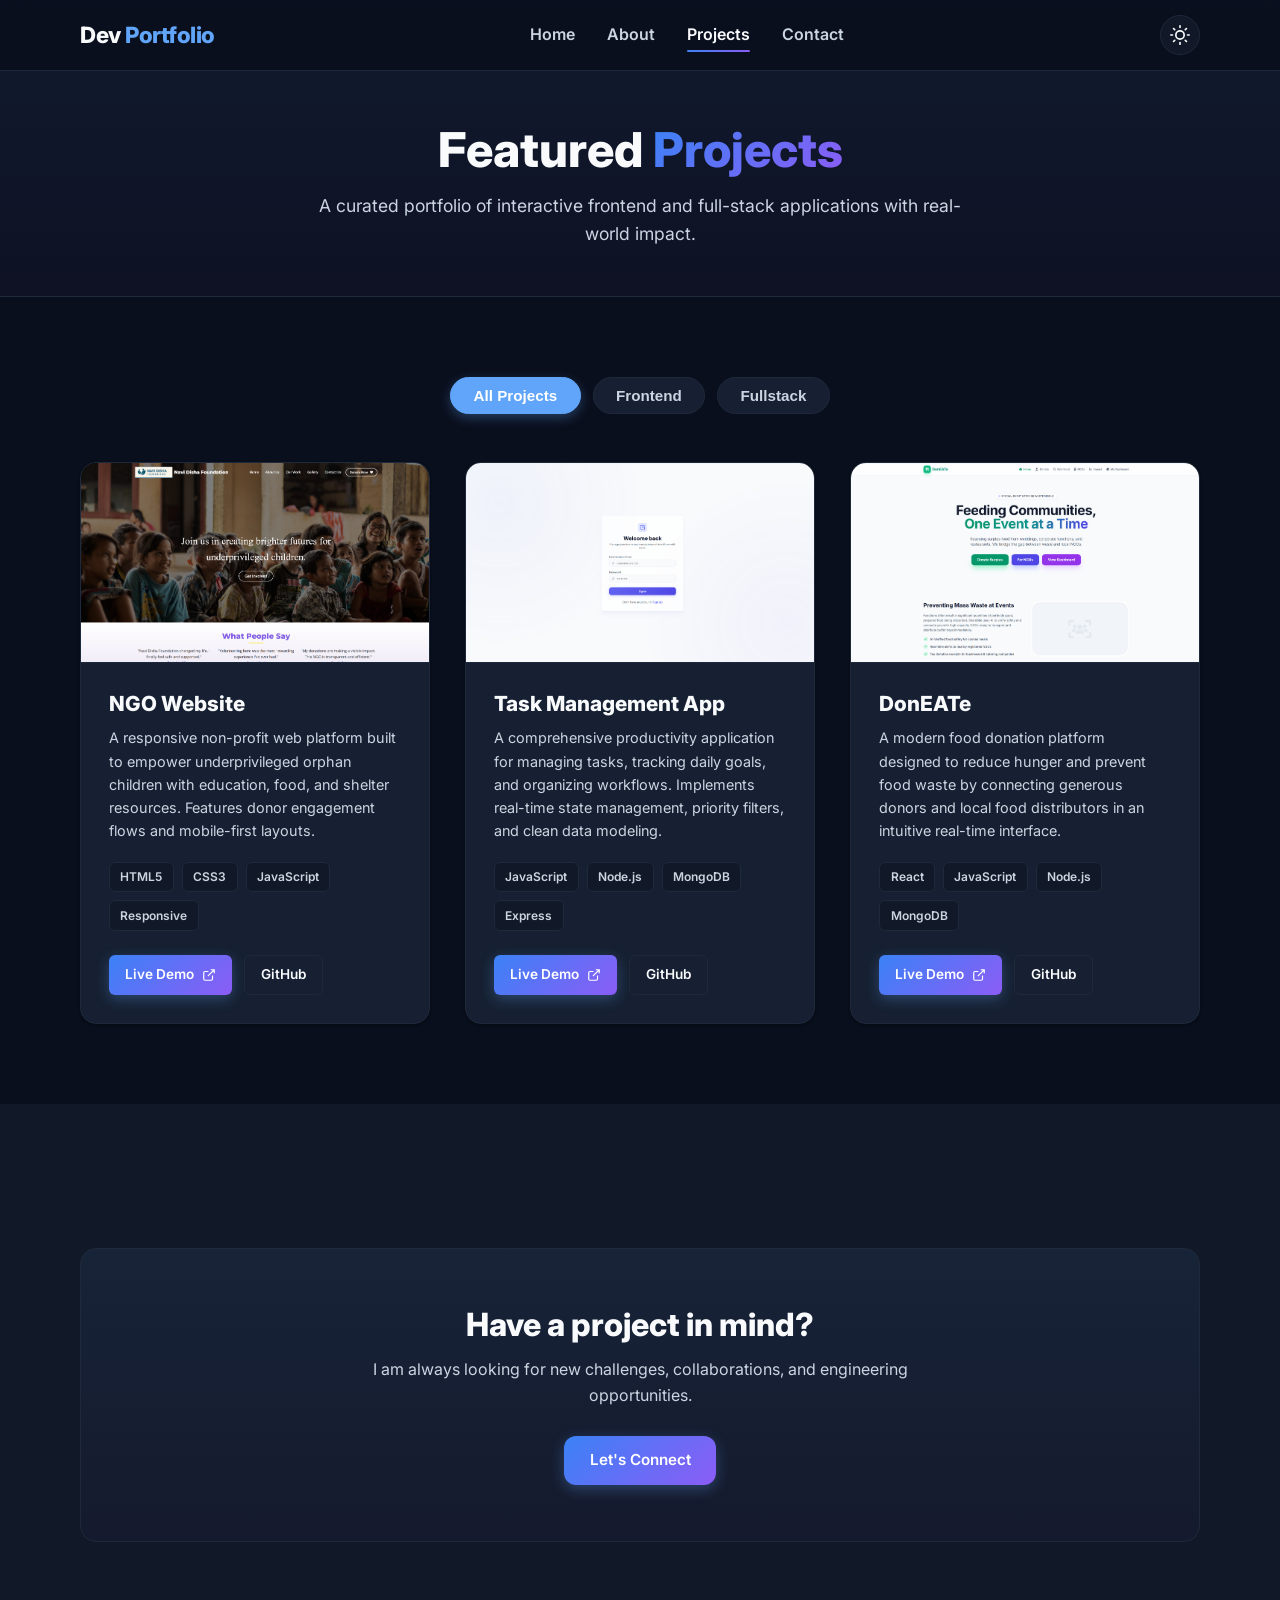
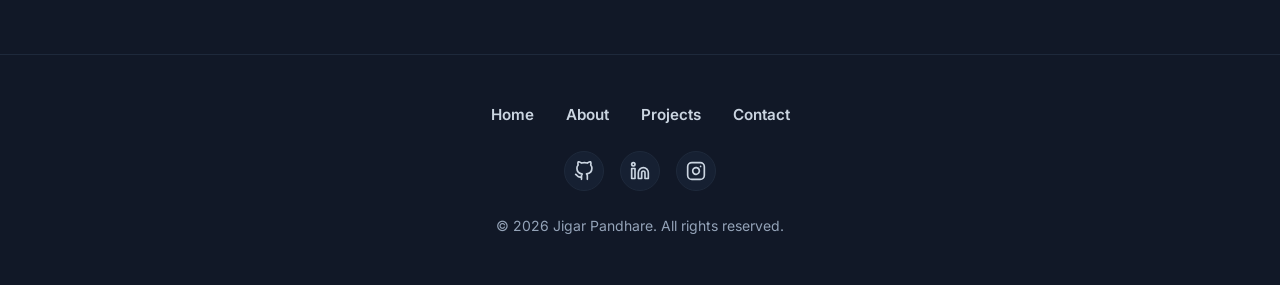
<file: projects.html>
<!DOCTYPE html>
<html lang="en" data-theme="dark">

<head>
    <meta charset="UTF-8">
    <meta name="viewport" content="width=device-width, initial-scale=1.0">
    <title>Projects | Jigar Pandhare</title>
    <meta name="description" content="Explore portfolio projects by Jigar Pandhare, including frontend and fullstack web applications.">
    <link rel="stylesheet" href="css/style.css">
    <link rel="preconnect" href="https://fonts.googleapis.com">
    <link rel="preconnect" href="https://fonts.gstatic.com" crossorigin>
    <link href="https://fonts.googleapis.com/css2?family=Inter:wght@300;400;500;600;700;800&display=swap" rel="stylesheet">
    <script src="js/script.js" defer></script>
</head>

<body>
    <!-- Navigation Bar -->
    <header class="navbar">
        <div class="container nav-container">
            <a href="index.html" class="logo">Dev<span>Portfolio</span></a>
            <nav>
                <ul class="nav-links">
                    <li><a href="index.html">Home</a></li>
                    <li><a href="about.html">About</a></li>
                    <li><a href="projects.html" class="active">Projects</a></li>
                    <li><a href="contact.html">Contact</a></li>
                </ul>
            </nav>
            <div class="nav-right">
                <button id="theme-toggle" class="theme-toggle" aria-label="Toggle Dark/Light Mode">
                    <svg class="sun-icon" xmlns="http://www.w3.org/2000/svg" width="20" height="20" viewBox="0 0 24 24"
                        fill="none" stroke="currentColor" stroke-width="2" stroke-linecap="round" stroke-linejoin="round">
                        <circle cx="12" cy="12" r="5"></circle>
                        <line x1="12" y1="1" x2="12" y2="3"></line>
                        <line x1="12" y1="21" x2="12" y2="23"></line>
                        <line x1="4.22" y1="4.22" x2="5.64" y2="5.64"></line>
                        <line x1="18.36" y1="18.36" x2="19.78" y2="19.78"></line>
                        <line x1="1" y1="12" x2="3" y2="12"></line>
                        <line x1="21" y1="12" x2="23" y2="12"></line>
                        <line x1="4.22" y1="19.78" x2="5.64" y2="18.36"></line>
                        <line x1="18.36" y1="5.64" x2="19.78" y2="4.22"></line>
                    </svg>
                    <svg class="moon-icon" xmlns="http://www.w3.org/2000/svg" width="20" height="20" viewBox="0 0 24 24"
                        fill="none" stroke="currentColor" stroke-width="2" stroke-linecap="round" stroke-linejoin="round"
                        style="display: none;">
                        <path d="M21 12.79A9 9 0 1 1 11.21 3 7 7 0 0 0 21 12.79z"></path>
                    </svg>
                </button>
                <button class="hamburger" aria-label="Toggle Menu">
                    <span></span>
                    <span></span>
                    <span></span>
                </button>
            </div>
        </div>
    </header>

    <main>
        <!-- Page Header -->
        <header class="page-header">
            <div class="container reveal">
                <h1 class="page-title">Featured <span class="highlight">Projects</span></h1>
                <p class="page-subtitle">A curated portfolio of interactive frontend and full-stack applications with real-world impact.</p>
            </div>
        </header>

        <!-- Projects Grid & Filter -->
        <section class="section">
            <div class="container">
                <!-- Interactive Filter Controls -->
                <div class="filter-controls reveal">
                    <button class="filter-btn active" data-filter="all">All Projects</button>
                    <button class="filter-btn" data-filter="frontend">Frontend</button>
                    <button class="filter-btn" data-filter="fullstack">Fullstack</button>
                </div>

                <div class="projects-grid">
                    <!-- Project 1: NGO Website -->
                    <article class="project-card reveal" data-category="frontend">
                        <div class="project-img-wrapper">
                            <img src="assets/images/ngo-website.png" alt="NGO Website screenshot">
                        </div>
                        <div class="project-info">
                            <h2 class="project-title">NGO Website</h2>
                            <p class="project-desc">
                                A responsive non-profit web platform built to empower underprivileged orphan children with education, food, and shelter resources. Features donor engagement flows and mobile-first layouts.
                            </p>
                            <div class="project-tech">
                                <span>HTML5</span>
                                <span>CSS3</span>
                                <span>JavaScript</span>
                                <span>Responsive</span>
                            </div>
                            <div class="project-links">
                                <a href="https://jigarpandhare25.github.io/NGO-Website/" target="_blank" rel="noopener noreferrer" class="btn btn-small btn-primary">
                                    <span>Live Demo</span>
                                    <svg width="14" height="14" viewBox="0 0 24 24" fill="none" stroke="currentColor" stroke-width="2"><path d="M18 13v6a2 2 0 0 1-2 2H5a2 2 0 0 1-2-2V8a2 2 0 0 1 2-2h6M15 3h6v6M10 14L21 3"/></svg>
                                </a>
                                <a href="https://github.com/jigarpandhare25/NGO-Website/" target="_blank" rel="noopener noreferrer" class="btn btn-small btn-outline">GitHub</a>
                            </div>
                        </div>
                    </article>

                    <!-- Project 2: Task Management App -->
                    <article class="project-card reveal" data-category="fullstack">
                        <div class="project-img-wrapper">
                            <img src="assets/images/task-manager.png" alt="Task Management App screenshot">
                        </div>
                        <div class="project-info">
                            <h2 class="project-title">Task Management App</h2>
                            <p class="project-desc">
                                A comprehensive productivity application for managing tasks, tracking daily goals, and organizing workflows. Implements real-time state management, priority filters, and clean data modeling.
                            </p>
                            <div class="project-tech">
                                <span>JavaScript</span>
                                <span>Node.js</span>
                                <span>MongoDB</span>
                                <span>Express</span>
                            </div>
                            <div class="project-links">
                                <a href="https://jigarpandhare25.github.io/task_manager_updated/" target="_blank" rel="noopener noreferrer" class="btn btn-small btn-primary">
                                    <span>Live Demo</span>
                                    <svg width="14" height="14" viewBox="0 0 24 24" fill="none" stroke="currentColor" stroke-width="2"><path d="M18 13v6a2 2 0 0 1-2 2H5a2 2 0 0 1-2-2V8a2 2 0 0 1 2-2h6M15 3h6v6M10 14L21 3"/></svg>
                                </a>
                                <a href="https://github.com/jigarpandhare25/task_manager_updated/" target="_blank" rel="noopener noreferrer" class="btn btn-small btn-outline">GitHub</a>
                            </div>
                        </div>
                    </article>

                    <!-- Project 3: DonEATe -->
                    <article class="project-card reveal" data-category="frontend">
                        <div class="project-img-wrapper">
                            <img src="assets/images/doneate.png" alt="DonEATe platform screenshot">
                        </div>
                        <div class="project-info">
                            <h2 class="project-title">DonEATe</h2>
                            <p class="project-desc">
                                A modern food donation platform designed to reduce hunger and prevent food waste by connecting generous donors and local food distributors in an intuitive real-time interface.
                            </p>
                            <div class="project-tech">
                                <span>React</span>
                                <span>JavaScript</span>
                                <span>Node.js</span>
                                <span>MongoDB</span>
                            </div>
                            <div class="project-links">
                                <a href="https://jigarpandhare25.github.io/DonEATe/" target="_blank" rel="noopener noreferrer" class="btn btn-small btn-primary">
                                    <span>Live Demo</span>
                                    <svg width="14" height="14" viewBox="0 0 24 24" fill="none" stroke="currentColor" stroke-width="2"><path d="M18 13v6a2 2 0 0 1-2 2H5a2 2 0 0 1-2-2V8a2 2 0 0 1 2-2h6M15 3h6v6M10 14L21 3"/></svg>
                                </a>
                                <a href="https://github.com/jigarpandhare25/DonEATe/" target="_blank" rel="noopener noreferrer" class="btn btn-small btn-outline">GitHub</a>
                            </div>
                        </div>
                    </article>
                </div>
            </div>
        </section>

        <!-- CTA Section -->
        <section class="section" style="background-color: var(--bg-secondary);">
            <div class="container">
                <div class="cta-banner reveal">
                    <h2>Have a project in mind?</h2>
                    <p>I am always looking for new challenges, collaborations, and engineering opportunities.</p>
                    <a href="contact.html" class="btn btn-primary">Let's Connect</a>
                </div>
            </div>
        </section>
    </main>

    <!-- Footer -->
    <footer>
        <div class="container footer-content">
            <div class="footer-links">
                <a href="index.html">Home</a>
                <a href="about.html">About</a>
                <a href="projects.html">Projects</a>
                <a href="contact.html">Contact</a>
            </div>
            <div class="social-links">
                <a href="https://github.com/jigarpandhare25" target="_blank" rel="noopener noreferrer" class="social-btn" aria-label="GitHub">
                    <svg width="20" height="20" viewBox="0 0 24 24" fill="none" stroke="currentColor" stroke-width="2" stroke-linecap="round" stroke-linejoin="round"><path d="M9 19c-5 1.5-5-2.5-7-3m14 6v-3.87a3.37 3.37 0 0 0-.94-2.61c3.14-.35 6.44-1.54 6.44-7A5.44 5.44 0 0 0 20 4.77 5.07 5.07 0 0 0 19.91 1S18.73.65 16 2.48a13.38 13.38 0 0 0-7 0C6.27.65 5.09 1 5.09 1A5.07 5.07 0 0 0 5 4.77a5.44 5.44 0 0 0-1.5 3.78c0 5.42 3.3 6.61 6.44 7A3.37 3.37 0 0 0 9 18.13V22"></path></svg>
                </a>
                <a href="https://www.linkedin.com/in/jigar-pandhare-74bb83329/" target="_blank" rel="noopener noreferrer" class="social-btn" aria-label="LinkedIn">
                    <svg width="20" height="20" viewBox="0 0 24 24" fill="none" stroke="currentColor" stroke-width="2" stroke-linecap="round" stroke-linejoin="round"><path d="M16 8a6 6 0 0 1 6 6v7h-4v-7a2 2 0 0 0-2-2 2 2 0 0 0-2 2v7h-4v-7a6 6 0 0 1 6-6z"></path><rect x="2" y="9" width="4" height="12"></rect><circle cx="4" cy="4" r="2"></circle></svg>
                </a>
                <a href="https://www.instagram.com/_.jigarrr._25/" target="_blank" rel="noopener noreferrer" class="social-btn" aria-label="Instagram">
                    <svg width="20" height="20" viewBox="0 0 24 24" fill="none" stroke="currentColor" stroke-width="2" stroke-linecap="round" stroke-linejoin="round"><rect x="2" y="2" width="20" height="20" rx="5" ry="5"></rect><path d="M16 11.37A4 4 0 1 1 12.63 8 4 4 0 0 1 16 11.37z"></path><line x1="17.5" y1="6.5" x2="17.51" y2="6.5"></line></svg>
                </a>
            </div>
            <p class="copyright">&copy; <span id="year"></span> Jigar Pandhare. All rights reserved.</p>
        </div>
    </footer>
</body>

</html>
</file>
<file: css/style.css>
:root {
    /* Light Theme Variables */
    --bg-primary: #ffffff;
    --bg-secondary: #f8fafc;
    --card-bg: #ffffff;
    --text-primary: #0f172a;
    --text-secondary: #475569;
    --text-muted: #64748b;
    --accent: #3b82f6;
    --accent-hover: #2563eb;
    --accent-glow: rgba(59, 130, 246, 0.25);
    --border: #e2e8f0;
    --border-light: #f1f5f9;
    --shadow-sm: 0 1px 3px rgba(0,0,0,0.08);
    --shadow-md: 0 4px 6px -1px rgba(0,0,0,0.08), 0 2px 4px -1px rgba(0,0,0,0.04);
    --shadow-lg: 0 10px 25px -3px rgba(0,0,0,0.1), 0 4px 6px -2px rgba(0,0,0,0.05);
    --shadow-hover: 0 20px 25px -5px rgba(59, 130, 246, 0.15);
    
    /* Gradients */
    --gradient-primary: linear-gradient(135deg, #3b82f6 0%, #8b5cf6 100%);
    --gradient-surface: linear-gradient(180deg, rgba(59, 130, 246, 0.05) 0%, rgba(139, 92, 246, 0.02) 100%);
    
    /* Layout */
    --container-width: 1120px;
    --transition: all 0.3s cubic-bezier(0.4, 0, 0.2, 1);
    --radius-sm: 0.375rem;
    --radius-md: 0.75rem;
    --radius-lg: 1rem;
    --radius-full: 9999px;
}

[data-theme="dark"] {
    /* Dark Theme Variables */
    --bg-primary: #0a0f1d;
    --bg-secondary: #111827;
    --card-bg: #162032;
    --text-primary: #f8fafc;
    --text-secondary: #cbd5e1;
    --text-muted: #94a3b8;
    --accent: #60a5fa;
    --accent-hover: #3b82f6;
    --accent-glow: rgba(96, 165, 250, 0.3);
    --border: #1e293b;
    --border-light: #334155;
    --shadow-sm: 0 1px 3px rgba(0,0,0,0.4);
    --shadow-md: 0 4px 6px -1px rgba(0,0,0,0.4), 0 2px 4px -1px rgba(0,0,0,0.2);
    --shadow-lg: 0 10px 25px -3px rgba(0,0,0,0.5);
    --shadow-hover: 0 20px 25px -5px rgba(96, 165, 250, 0.2);
    --gradient-surface: linear-gradient(180deg, rgba(96, 165, 250, 0.08) 0%, rgba(139, 92, 246, 0.03) 100%);
}

/* Base Reset */
*, *::before, *::after {
    margin: 0;
    padding: 0;
    box-sizing: border-box;
}

html {
    scroll-behavior: smooth;
    font-family: 'Inter', -apple-system, BlinkMacSystemFont, "Segoe UI", Roboto, sans-serif;
}

body {
    background-color: var(--bg-primary);
    color: var(--text-primary);
    line-height: 1.6;
    min-height: 100vh;
    display: flex;
    flex-direction: column;
    transition: background-color var(--transition), color var(--transition);
    overflow-x: hidden;
}

main {
    flex: 1;
}

a {
    text-decoration: none;
    color: inherit;
    transition: var(--transition);
}

ul {
    list-style: none;
}

img {
    max-width: 100%;
    height: auto;
    display: block;
}

.container {
    width: 90%;
    max-width: var(--container-width);
    margin: 0 auto;
}

/* Typography */
h1, h2, h3, h4 {
    line-height: 1.25;
    margin-bottom: 0.75rem;
    font-weight: 800;
    color: var(--text-primary);
}

p {
    margin-bottom: 1rem;
    color: var(--text-secondary);
}

.highlight {
    background: var(--gradient-primary);
    -webkit-background-clip: text;
    -webkit-text-fill-color: transparent;
    background-clip: text;
}

/* Buttons */
.btn {
    display: inline-flex;
    align-items: center;
    justify-content: center;
    gap: 0.5rem;
    padding: 0.75rem 1.6rem;
    border-radius: var(--radius-md);
    font-weight: 600;
    cursor: pointer;
    transition: var(--transition);
    border: none;
    font-size: 0.95rem;
    text-align: center;
}

.btn-primary {
    background: var(--gradient-primary);
    color: #ffffff !important;
    box-shadow: 0 4px 14px var(--accent-glow);
}

.btn-primary:hover {
    transform: translateY(-2px);
    box-shadow: 0 8px 20px var(--accent-glow);
    filter: brightness(1.05);
}

.btn-secondary {
    background-color: transparent;
    color: var(--text-primary);
    border: 1.5px solid var(--border-light);
}

.btn-secondary:hover {
    border-color: var(--accent);
    color: var(--accent);
    transform: translateY(-2px);
    background-color: rgba(59, 130, 246, 0.05);
}

.btn-small {
    padding: 0.5rem 1rem;
    font-size: 0.85rem;
    border-radius: var(--radius-sm);
}

.btn-outline {
    background: transparent;
    border: 1px solid var(--border);
    color: var(--text-primary);
}

.btn-outline:hover {
    border-color: var(--accent);
    color: var(--accent);
    background-color: rgba(59, 130, 246, 0.05);
}

/* Navigation Bar */
.navbar {
    position: fixed;
    top: 0;
    left: 0;
    width: 100%;
    background-color: rgba(255, 255, 255, 0.85);
    backdrop-filter: blur(12px);
    -webkit-backdrop-filter: blur(12px);
    z-index: 1000;
    border-bottom: 1px solid var(--border);
    transition: var(--transition);
}

[data-theme="dark"] .navbar {
    background-color: rgba(10, 15, 29, 0.85);
}

.nav-container {
    display: flex;
    justify-content: space-between;
    align-items: center;
    height: 70px;
}

.logo {
    font-size: 1.4rem;
    font-weight: 800;
    letter-spacing: -0.5px;
    display: flex;
    align-items: center;
    gap: 0.3rem;
}

.logo span {
    color: var(--accent);
}

.nav-links {
    display: flex;
    gap: 2rem;
    align-items: center;
}

.nav-links a {
    font-weight: 600;
    position: relative;
    padding: 0.25rem 0;
    color: var(--text-secondary);
}

.nav-links a:hover,
.nav-links a.active {
    color: var(--text-primary);
}

.nav-links a::after {
    content: '';
    position: absolute;
    bottom: -4px;
    left: 0;
    width: 0;
    height: 2px;
    background: var(--gradient-primary);
    transition: var(--transition);
    border-radius: 2px;
}

.nav-links a:hover::after,
.nav-links a.active::after {
    width: 100%;
}

.nav-right {
    display: flex;
    align-items: center;
    gap: 1rem;
}

.theme-toggle {
    background: var(--bg-secondary);
    border: 1px solid var(--border);
    color: var(--text-primary);
    cursor: pointer;
    width: 40px;
    height: 40px;
    border-radius: var(--radius-full);
    display: flex;
    align-items: center;
    justify-content: center;
    transition: var(--transition);
}

.theme-toggle:hover {
    color: var(--accent);
    border-color: var(--accent);
    transform: rotate(15deg);
}

.hamburger {
    display: none;
    cursor: pointer;
    flex-direction: column;
    gap: 5px;
    padding: 5px;
    background: none;
    border: none;
}

.hamburger span {
    width: 24px;
    height: 2.5px;
    background-color: var(--text-primary);
    border-radius: 3px;
    transition: var(--transition);
}

/* Page Headers (Subpages) */
.page-header {
    padding: 7.5rem 0 3rem;
    text-align: center;
    background: var(--gradient-surface);
    border-bottom: 1px solid var(--border);
}

.page-title {
    font-size: clamp(2rem, 4vw, 3rem);
    margin-bottom: 0.75rem;
}

.page-subtitle {
    font-size: 1.1rem;
    max-width: 650px;
    margin: 0 auto;
    color: var(--text-secondary);
}

/* Sections */
.section {
    padding: 5rem 0;
}

.section-title {
    font-size: 2.25rem;
    text-align: center;
    margin-bottom: 3rem;
    position: relative;
    display: inline-block;
    left: 50%;
    transform: translateX(-50%);
}

.section-title::after {
    content: '';
    position: absolute;
    bottom: -10px;
    left: 20%;
    width: 60%;
    height: 4px;
    background: var(--gradient-primary);
    border-radius: 2px;
}

/* Hero Section (Home) */
.hero {
    min-height: calc(100vh - 70px);
    display: flex;
    align-items: center;
    padding: 7rem 0 4rem;
    position: relative;
    background: var(--gradient-surface);
}

.hero .container {
    display: flex;
    align-items: center;
    justify-content: space-between;
    gap: 4rem;
}

.hero-content {
    flex: 1.2;
}

.hero-badge {
    display: inline-flex;
    align-items: center;
    gap: 0.5rem;
    padding: 0.4rem 0.9rem;
    background: rgba(59, 130, 246, 0.1);
    color: var(--accent);
    border-radius: var(--radius-full);
    font-size: 0.85rem;
    font-weight: 600;
    margin-bottom: 1.25rem;
    border: 1px solid rgba(59, 130, 246, 0.2);
}

.hero-title {
    font-size: clamp(2.5rem, 5vw, 4rem);
    margin-bottom: 0.5rem;
}

.hero-subtitle {
    font-size: 1.5rem;
    color: var(--text-secondary);
    font-weight: 600;
    margin-bottom: 1.5rem;
}

.hero-desc {
    font-size: 1.125rem;
    max-width: 540px;
    margin-bottom: 2.2rem;
    line-height: 1.7;
}

.hero-actions {
    display: flex;
    flex-wrap: wrap;
    gap: 1rem;
}

.hero-visual {
    flex: 0.8;
    display: flex;
    justify-content: center;
    align-items: center;
    position: relative;
}

.hero-avatar-card {
    width: 280px;
    height: 280px;
    border-radius: 30% 70% 70% 30% / 30% 30% 70% 70%;
    background: var(--gradient-primary);
    display: flex;
    align-items: center;
    justify-content: center;
    animation: morph 9s ease-in-out infinite;
    box-shadow: 0 10px 40px var(--accent-glow);
    position: relative;
}

.hero-avatar-inner {
    width: 90%;
    height: 90%;
    background: var(--card-bg);
    border-radius: inherit;
    display: flex;
    flex-direction: column;
    align-items: center;
    justify-content: center;
    padding: 1.5rem;
    text-align: center;
}

.hero-avatar-icon {
    font-size: 3rem;
    margin-bottom: 0.5rem;
}

.hero-avatar-name {
    font-weight: 800;
    font-size: 1.2rem;
}

.hero-avatar-role {
    font-size: 0.85rem;
    color: var(--text-muted);
}

@keyframes morph {
    0%, 100% { border-radius: 30% 70% 70% 30% / 30% 30% 70% 70%; }
    33% { border-radius: 70% 30% 50% 50% / 30% 30% 70% 70%; }
    66% { border-radius: 50% 50% 30% 70% / 70% 70% 30% 30%; }
}

/* Home Highlights */
.highlights-grid {
    display: grid;
    grid-template-columns: repeat(auto-fit, minmax(260px, 1fr));
    gap: 2rem;
    margin-top: 1rem;
}

.highlight-card {
    background: var(--card-bg);
    border: 1px solid var(--border);
    border-radius: var(--radius-lg);
    padding: 2rem;
    box-shadow: var(--shadow-sm);
    transition: var(--transition);
}

.highlight-card:hover {
    transform: translateY(-5px);
    box-shadow: var(--shadow-hover);
    border-color: var(--accent);
}

.highlight-icon {
    width: 48px;
    height: 48px;
    border-radius: var(--radius-md);
    background: rgba(59, 130, 246, 0.1);
    color: var(--accent);
    display: flex;
    align-items: center;
    justify-content: center;
    margin-bottom: 1.25rem;
    font-size: 1.4rem;
}

.highlight-card h3 {
    font-size: 1.25rem;
    margin-bottom: 0.5rem;
}

/* About Page Specific */
.about-grid {
    display: grid;
    grid-template-columns: 1.1fr 0.9fr;
    gap: 3.5rem;
    align-items: flex-start;
}

.about-text h3 {
    font-size: 1.5rem;
    margin-bottom: 1rem;
}

.about-text p {
    font-size: 1.05rem;
    line-height: 1.75;
}

.about-stats {
    display: grid;
    grid-template-columns: repeat(3, 1fr);
    gap: 1.5rem;
    margin: 2rem 0;
    padding: 1.5rem 0;
    border-top: 1px solid var(--border);
    border-bottom: 1px solid var(--border);
}

.stat-item h4 {
    font-size: 2rem;
    color: var(--accent);
    margin-bottom: 0.2rem;
}

.stat-item span {
    font-size: 0.85rem;
    color: var(--text-muted);
}

.skills-wrapper {
    display: flex;
    flex-direction: column;
    gap: 2rem;
}

.skills-category {
    background: var(--card-bg);
    border: 1px solid var(--border);
    border-radius: var(--radius-lg);
    padding: 1.75rem;
    box-shadow: var(--shadow-sm);
}

.skills-category h4 {
    font-size: 1.15rem;
    margin-bottom: 1rem;
    display: flex;
    align-items: center;
    gap: 0.5rem;
}

.skills-tags {
    display: flex;
    flex-wrap: wrap;
    gap: 0.75rem;
}

.skill-tag {
    background-color: var(--bg-secondary);
    padding: 0.45rem 0.9rem;
    border-radius: var(--radius-full);
    font-size: 0.85rem;
    font-weight: 600;
    color: var(--text-primary);
    box-shadow: var(--shadow-sm);
    border: 1px solid var(--border);
    transition: var(--transition);
}

.skill-tag:hover {
    transform: translateY(-2px);
    box-shadow: var(--shadow-md);
    border-color: var(--accent);
    color: var(--accent);
}

/* Experience / Education Timeline */
.timeline-section {
    margin-top: 5rem;
}

.timeline {
    position: relative;
    max-width: 800px;
    margin: 0 auto;
    padding-left: 2rem;
    border-left: 2px solid var(--border);
}

.timeline-item {
    position: relative;
    margin-bottom: 2.5rem;
}

.timeline-item::before {
    content: '';
    position: absolute;
    left: -2.4rem;
    top: 0.25rem;
    width: 14px;
    height: 14px;
    border-radius: 50%;
    background: var(--accent);
    border: 3px solid var(--bg-primary);
    box-shadow: 0 0 0 2px var(--accent);
}

.timeline-item .timeline-date {
    font-size: 0.85rem;
    font-weight: 600;
    color: var(--accent);
    margin-bottom: 0.25rem;
}

.timeline-item h4 {
    font-size: 1.2rem;
    margin-bottom: 0.25rem;
}

.timeline-item .timeline-sub {
    font-size: 0.95rem;
    color: var(--text-muted);
    margin-bottom: 0.5rem;
}

/* Projects Section & Page */
.filter-controls {
    display: flex;
    justify-content: center;
    flex-wrap: wrap;
    gap: 0.75rem;
    margin-bottom: 3rem;
}

.filter-btn {
    background: var(--card-bg);
    border: 1px solid var(--border);
    border-radius: var(--radius-full);
    font-size: 0.95rem;
    font-weight: 600;
    color: var(--text-secondary);
    cursor: pointer;
    padding: 0.55rem 1.4rem;
    transition: var(--transition);
}

.filter-btn.active, .filter-btn:hover {
    background: var(--accent);
    color: #ffffff;
    border-color: var(--accent);
    box-shadow: 0 4px 12px var(--accent-glow);
}

.projects-grid {
    display: grid;
    grid-template-columns: repeat(auto-fill, minmax(320px, 1fr));
    gap: 2.2rem;
}

.project-card {
    background-color: var(--card-bg);
    border-radius: var(--radius-lg);
    overflow: hidden;
    box-shadow: var(--shadow-sm);
    border: 1px solid var(--border);
    transition: var(--transition);
    display: flex;
    flex-direction: column;
}

.project-card:hover {
    transform: translateY(-8px);
    box-shadow: var(--shadow-hover);
    border-color: rgba(59, 130, 246, 0.3);
}

.project-img-wrapper {
    height: 200px;
    overflow: hidden;
    background: var(--bg-secondary);
    position: relative;
    border-bottom: 1px solid var(--border);
}

.project-img-wrapper img {
    width: 100%;
    height: 100%;
    object-fit: cover;
    object-position: top;
    transition: transform 0.5s ease;
}

.project-card:hover .project-img-wrapper img {
    transform: scale(1.05);
}

.project-info {
    padding: 1.75rem;
    display: flex;
    flex-direction: column;
    flex: 1;
}

.project-title {
    font-size: 1.3rem;
    margin-bottom: 0.6rem;
}

.project-desc {
    font-size: 0.9rem;
    margin-bottom: 1.25rem;
    color: var(--text-secondary);
    line-height: 1.6;
    flex: 1;
}

.project-tech {
    display: flex;
    flex-wrap: wrap;
    gap: 0.5rem;
    margin-bottom: 1.5rem;
}

.project-tech span {
    font-size: 0.75rem;
    font-weight: 600;
    background-color: var(--bg-secondary);
    padding: 0.3rem 0.65rem;
    border-radius: var(--radius-sm);
    color: var(--text-secondary);
    border: 1px solid var(--border);
}

.project-links {
    display: flex;
    gap: 0.75rem;
    margin-top: auto;
}

/* Contact Section & Page */
.contact-wrapper {
    display: grid;
    grid-template-columns: 1fr 1.2fr;
    gap: 3.5rem;
    background-color: var(--card-bg);
    padding: 3.5rem;
    border-radius: var(--radius-lg);
    box-shadow: var(--shadow-md);
    border: 1px solid var(--border);
}

.contact-info h3 {
    font-size: 1.6rem;
    margin-bottom: 1rem;
}

.contact-info p {
    font-size: 1.05rem;
    line-height: 1.7;
}

.contact-cards {
    display: flex;
    flex-direction: column;
    gap: 1.25rem;
    margin: 2rem 0;
}

.contact-card {
    display: flex;
    align-items: center;
    gap: 1rem;
    padding: 1.2rem;
    background: var(--bg-secondary);
    border: 1px solid var(--border);
    border-radius: var(--radius-md);
    transition: var(--transition);
}

.contact-card:hover {
    border-color: var(--accent);
    transform: translateX(4px);
}

.contact-card-icon {
    width: 44px;
    height: 44px;
    border-radius: var(--radius-md);
    background: rgba(59, 130, 246, 0.1);
    color: var(--accent);
    display: flex;
    align-items: center;
    justify-content: center;
    flex-shrink: 0;
}

.contact-card-text h4 {
    font-size: 0.95rem;
    margin-bottom: 0.15rem;
}

.contact-card-text p, .contact-card-text a {
    margin: 0;
    font-size: 0.9rem;
    color: var(--text-secondary);
}

.contact-card-text a:hover {
    color: var(--accent);
}

.contact-form {
    display: flex;
    flex-direction: column;
    gap: 1.25rem;
}

.form-group {
    display: flex;
    flex-direction: column;
    gap: 0.4rem;
}

.form-group label {
    font-weight: 600;
    font-size: 0.875rem;
    color: var(--text-primary);
}

.form-group input,
.form-group textarea {
    padding: 0.85rem 1rem;
    border-radius: var(--radius-md);
    border: 1.5px solid var(--border);
    background-color: var(--bg-primary);
    color: var(--text-primary);
    font-family: inherit;
    font-size: 0.95rem;
    transition: var(--transition);
}

.form-group input:focus,
.form-group textarea:focus {
    outline: none;
    border-color: var(--accent);
    box-shadow: 0 0 0 3px var(--accent-glow);
}

.form-status {
    padding: 0.85rem 1rem;
    border-radius: var(--radius-md);
    font-size: 0.9rem;
    display: none;
}

.form-status.success {
    display: block;
    background-color: rgba(16, 185, 129, 0.1);
    border: 1px solid rgba(16, 185, 129, 0.3);
    color: #10b981;
}

/* Call to Action Banner */
.cta-banner {
    background: var(--gradient-surface);
    border: 1px solid var(--border);
    border-radius: var(--radius-lg);
    padding: 3.5rem 2rem;
    text-align: center;
    margin: 4rem 0 2rem;
}

.cta-banner h2 {
    font-size: 2rem;
    margin-bottom: 0.75rem;
}

.cta-banner p {
    max-width: 600px;
    margin: 0 auto 1.75rem;
}

/* Footer */
footer {
    background-color: var(--bg-secondary);
    border-top: 1px solid var(--border);
    padding: 3rem 0;
    margin-top: auto;
}

.footer-content {
    display: flex;
    flex-direction: column;
    align-items: center;
    gap: 1.5rem;
    text-align: center;
}

.footer-links {
    display: flex;
    gap: 2rem;
    flex-wrap: wrap;
    justify-content: center;
}

.footer-links a {
    font-weight: 600;
    font-size: 0.95rem;
    color: var(--text-secondary);
}

.footer-links a:hover {
    color: var(--accent);
}

.social-links {
    display: flex;
    gap: 1rem;
}

.social-btn {
    width: 40px;
    height: 40px;
    border-radius: var(--radius-full);
    border: 1px solid var(--border);
    background: var(--card-bg);
    color: var(--text-secondary);
    display: flex;
    align-items: center;
    justify-content: center;
    transition: var(--transition);
}

.social-btn:hover {
    color: var(--accent);
    border-color: var(--accent);
    transform: translateY(-3px);
    box-shadow: var(--shadow-sm);
}

.copyright {
    font-size: 0.875rem;
    color: var(--text-muted);
    margin: 0;
}

/* Animations & Reveals */
.reveal {
    opacity: 0;
    transform: translateY(30px);
    transition: opacity 0.7s cubic-bezier(0.16, 1, 0.3, 1), transform 0.7s cubic-bezier(0.16, 1, 0.3, 1);
}

.reveal.active {
    opacity: 1;
    transform: translateY(0);
}

/* Responsive Media Queries */
@media (max-width: 900px) {
    .about-grid,
    .contact-wrapper {
        grid-template-columns: 1fr;
        gap: 2.5rem;
    }
    
    .contact-wrapper {
        padding: 2.5rem 1.5rem;
    }
}

@media (max-width: 768px) {
    .nav-links {
        position: fixed;
        top: 70px;
        right: -100%;
        width: 100%;
        height: calc(100vh - 70px);
        background-color: var(--bg-primary);
        flex-direction: column;
        align-items: center;
        justify-content: center;
        gap: 2rem;
        transition: right 0.35s ease;
        border-top: 1px solid var(--border);
    }
    
    .nav-links.active {
        right: 0;
    }
    
    .hamburger {
        display: flex;
    }
    
    .hamburger.active span:nth-child(1) {
        transform: translateY(7.5px) rotate(45deg);
    }
    
    .hamburger.active span:nth-child(2) {
        opacity: 0;
    }
    
    .hamburger.active span:nth-child(3) {
        transform: translateY(-7.5px) rotate(-45deg);
    }
    
    .hero .container {
        flex-direction: column-reverse;
        text-align: center;
        gap: 3rem;
    }
    
    .hero-actions {
        justify-content: center;
    }
    
    .hero-desc {
        margin-left: auto;
        margin-right: auto;
    }
    
    .hero-avatar-card {
        width: 220px;
        height: 220px;
    }
    
    .about-stats {
        grid-template-columns: 1fr;
        gap: 1rem;
        text-align: center;
    }
}
</file>
